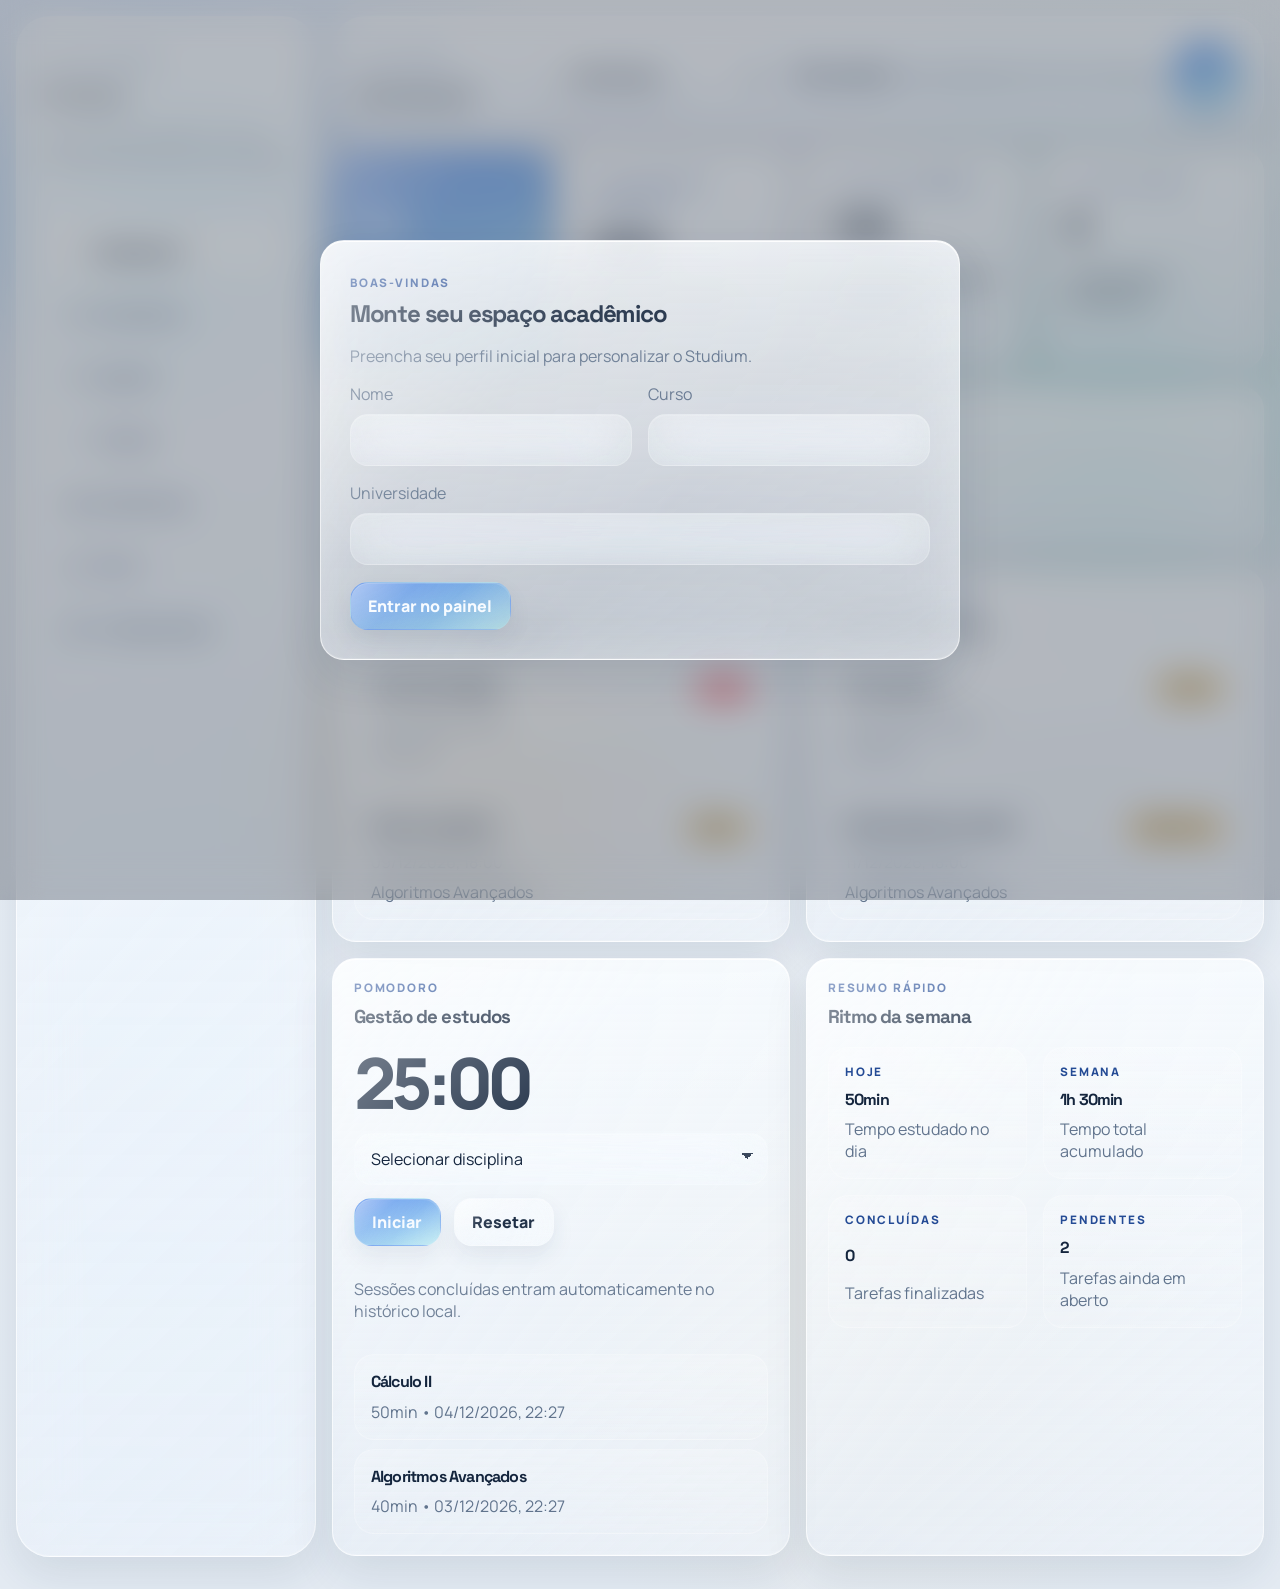
<file: index.html>
<!DOCTYPE html>
<html lang="pt-BR">
<head>
  <meta charset="UTF-8">
  <meta name="viewport" content="width=device-width, initial-scale=1.0">
  <title>Studium | Gestão Estudantil</title>
  <meta name="theme-color" content="#0f172a">
  <meta name="description" content="Studium, painel acadêmico instalável para organização de disciplinas, tarefas e estudos.">
  <meta name="apple-mobile-web-app-capable" content="yes">
  <meta name="apple-mobile-web-app-status-bar-style" content="default">
  <meta name="apple-mobile-web-app-title" content="Studium">
  <link rel="manifest" href="manifest.webmanifest">
  <link rel="icon" href="icons/icon.svg" type="image/svg+xml">
  <link rel="apple-touch-icon" href="icons/icon.svg">
  <link rel="preconnect" href="https://fonts.googleapis.com">
  <link rel="preconnect" href="https://fonts.gstatic.com" crossorigin>
  <link href="https://fonts.googleapis.com/css2?family=Space+Grotesk:wght@400;500;700&family=Manrope:wght@400;500;600;700;800&display=swap" rel="stylesheet">
  <link rel="stylesheet" href="styles.css">
</head>
<body>
  <div class="app-bg" aria-hidden="true">
    <span class="glass-orb orb-a"></span>
    <span class="glass-orb orb-b"></span>
    <span class="glass-orb orb-c"></span>
  </div>

  <main class="experience">
    <section class="dashboard-shell">
      <aside class="glass-panel sidebar">
        <div class="brand-block">
          <p class="eyebrow">Painel pessoal</p>
          <h2>Studium</h2>
          <p class="supporting">Organização acadêmica, foco e acompanhamento em um só lugar.</p>
        </div>

        <nav class="nav-stack" aria-label="Seções do sistema">
          <button class="nav-item is-active" data-screen="dashboard" type="button"><span class="nav-icon" aria-hidden="true">⌂</span><span class="nav-label">Dashboard</span></button>
          <button class="nav-item" data-screen="subjects" type="button"><span class="nav-icon" aria-hidden="true">◫</span><span class="nav-label">Disciplinas</span></button>
          <button class="nav-item nav-item-hub" data-screen="agenda" type="button"><span class="nav-icon" aria-hidden="true">◷</span><span class="nav-label nav-label-desktop">Agenda</span><span class="nav-label nav-label-mobile">Planos</span></button>
          <button class="nav-item nav-item-tasks" data-screen="tasks" type="button"><span class="nav-icon" aria-hidden="true">✓</span><span class="nav-label">Tarefas</span></button>
          <button class="nav-item nav-item-stats" data-screen="stats" type="button"><span class="nav-icon" aria-hidden="true">▤</span><span class="nav-label">Estatísticas</span></button>
          <button class="nav-item" data-screen="profile" type="button"><span class="nav-icon" aria-hidden="true">◎</span><span class="nav-label">Perfil</span></button>
          <button class="nav-item" data-screen="settings" type="button"><span class="nav-icon" aria-hidden="true">◉</span><span class="nav-label">Configurações</span></button>
        </nav>
      </aside>

      <div class="main-panel">
        <header class="glass-panel topbar">
          <div>
            <p class="eyebrow" id="topbar-kicker">Visão geral</p>
            <h1 id="screen-title">Dashboard</h1>
          </div>

          <div class="topbar-profile">
            <button id="install-app-button" class="glass-button secondary-button install-app-button" type="button" hidden>Instalar app</button>
            <div class="theme-toggle" id="theme-toggle" aria-label="Alternar tema">
              <button class="theme-option" data-theme-choice="light" type="button" aria-label="Modo claro">☼</button>
              <button class="theme-option" data-theme-choice="dark" type="button" aria-label="Modo escuro">◐</button>
            </div>
            <div class="topbar-copy">
              <strong id="welcome-label">Olá, estudante</strong>
              <span id="topbar-subtitle">Seu semestre em ritmo constante.</span>
            </div>
            <div class="avatar-badge" id="topbar-avatar" aria-hidden="true">S</div>
          </div>
        </header>

        <section class="screen is-active" id="screen-dashboard">
          <div class="page-grid">
            <section class="hero-grid" id="dashboard-metrics"></section>
            <section class="glass-card section-card">
              <div class="section-head"><div><span class="mini-label">Alertas internos</span><h3>O que precisa de atenção</h3></div></div>
              <div class="alert-stack" id="alert-list"></div>
            </section>
            <section class="dashboard-columns">
              <article class="glass-card section-card">
                <div class="section-head"><div><span class="mini-label">Próximas tarefas</span><h3>Entregas mais urgentes</h3></div></div>
                <div id="dashboard-task-list" class="stack-list"></div>
              </article>
              <article class="glass-card section-card">
                <div class="section-head"><div><span class="mini-label">Próximos eventos</span><h3>Agenda acadêmica</h3></div></div>
                <div id="dashboard-event-list" class="stack-list"></div>
              </article>
            </section>
            <section class="dashboard-columns">
              <article class="glass-card section-card">
                <div class="section-head"><div><span class="mini-label">Pomodoro</span><h3>Gestão de estudos</h3></div></div>
                <div class="timer-panel">
                  <div class="timer-value" id="study-timer">25:00</div>
                  <div class="timer-actions">
                    <select id="study-subject-select" class="glass-input"></select>
                    <button id="timer-toggle" class="glass-button primary-button" type="button">Iniciar</button>
                    <button id="timer-reset" class="glass-button secondary-button" type="button">Resetar</button>
                  </div>
                  <p class="supporting">Sessões concluídas entram automaticamente no histórico local.</p>
                  <div id="study-history-preview" class="stack-list compact-list"></div>
                </div>
              </article>
              <article class="glass-card section-card">
                <div class="section-head"><div><span class="mini-label">Resumo rápido</span><h3>Ritmo da semana</h3></div></div>
                <div class="summary-grid" id="weekly-summary"></div>
              </article>
            </section>
          </div>
        </section>

        <section class="screen" id="screen-subjects">
          <div class="page-grid">
            <section class="glass-card section-card">
              <div class="section-head"><div><span class="mini-label">Nova disciplina</span><h3>Cadastro acadêmico</h3></div></div>
              <form id="subject-form" class="form-grid">
                <input type="hidden" id="subject-id">
                <label><span>Nome</span><input id="subject-name" class="glass-input" type="text" required></label>
                <label><span>Professor</span><input id="subject-professor" class="glass-input" type="text" required></label>
                <label><span>Cor</span><input id="subject-color" class="glass-input color-input" type="color" value="#4b86f5"></label>
                <label><span>Frequência (%)</span><input id="subject-attendance" class="glass-input" type="number" min="0" max="100" step="1" placeholder="Opcional"></label>
                <label class="field-span-2"><span>Anotações</span><textarea id="subject-notes" class="glass-input" rows="4" placeholder="Resumo de aulas, links úteis, observações..."></textarea></label>
                <div class="field-span-2 form-actions">
                  <button class="glass-button primary-button" type="submit">Salvar disciplina</button>
                  <button class="glass-button secondary-button" id="subject-form-reset" type="button">Limpar</button>
                </div>
              </form>
            </section>
            <section class="content-split">
              <article class="glass-card section-card">
                <div class="section-head"><div><span class="mini-label">Disciplinas</span><h3>Seu semestre</h3></div></div>
                <div id="subject-list" class="subject-grid"></div>
              </article>
              <article class="glass-card section-card detail-card">
                <div class="section-head"><div><span class="mini-label">Detalhes</span><h3 id="subject-detail-title">Selecione uma disciplina</h3></div></div>
                <div id="subject-detail" class="detail-content empty-state">Escolha uma disciplina para ver notas, frequência, links e anotações.</div>
              </article>
            </section>
          </div>
        </section>

        <section class="screen" id="screen-agenda">
          <div class="page-grid">
            <div class="mobile-section-switch" aria-label="Alternar entre agenda, tarefas e estatísticas">
              <button class="mobile-section-button is-active" data-mobile-hub-screen="agenda" type="button">Agenda</button>
              <button class="mobile-section-button" data-mobile-hub-screen="tasks" type="button">Tarefas</button>
              <button class="mobile-section-button" data-mobile-hub-screen="stats" type="button">Stats</button>
            </div>
            <section class="glass-card section-card">
              <div class="section-head">
                <div><span class="mini-label">Novo evento</span><h3>Agenda acadêmica</h3></div>
                <div class="calendar-nav">
                  <button id="calendar-prev" class="glass-button icon-button" type="button">←</button>
                  <strong id="calendar-title"></strong>
                  <button id="calendar-next" class="glass-button icon-button" type="button">→</button>
                </div>
              </div>
              <form id="event-form" class="form-grid">
                <input type="hidden" id="event-id">
                <label><span>Título</span><input id="event-title" class="glass-input" type="text" required></label>
                <label><span>Tipo</span><select id="event-type" class="glass-input"><option value="Prova">Prova</option><option value="Trabalho">Trabalho</option><option value="Aula">Aula</option><option value="Estudo">Estudo</option></select></label>
                <label><span>Data e hora</span><input id="event-date" class="glass-input" type="datetime-local" required></label>
                <label><span>Disciplina</span><select id="event-subject" class="glass-input"></select></label>
                <div class="field-span-2 form-actions">
                  <button class="glass-button primary-button" type="submit">Salvar evento</button>
                  <button class="glass-button secondary-button" id="event-form-reset" type="button">Limpar</button>
                </div>
              </form>
            </section>
            <section class="content-split">
              <article class="glass-card section-card">
                <div class="calendar-grid calendar-weekdays" id="calendar-weekdays"></div>
                <div class="calendar-grid calendar-days" id="calendar-grid"></div>
              </article>
              <article class="glass-card section-card">
                <div class="section-head"><div><span class="mini-label">Eventos próximos</span><h3>Próximos compromissos</h3></div></div>
                <div id="event-list" class="stack-list"></div>
              </article>
            </section>
          </div>
        </section>

        <section class="screen" id="screen-tasks">
          <div class="page-grid">
            <div class="mobile-section-switch" aria-label="Alternar entre agenda, tarefas e estatísticas">
              <button class="mobile-section-button" data-mobile-hub-screen="agenda" type="button">Agenda</button>
              <button class="mobile-section-button is-active" data-mobile-hub-screen="tasks" type="button">Tarefas</button>
              <button class="mobile-section-button" data-mobile-hub-screen="stats" type="button">Stats</button>
            </div>
            <section class="glass-card section-card">
              <div class="section-head"><div><span class="mini-label">Nova tarefa</span><h3>To-do acadêmico</h3></div></div>
              <form id="task-form" class="form-grid">
                <input type="hidden" id="task-id">
                <label><span>Título</span><input id="task-title" class="glass-input" type="text" required></label>
                <label><span>Entrega</span><input id="task-due-date" class="glass-input" type="datetime-local" required></label>
                <label><span>Prioridade</span><select id="task-priority" class="glass-input"><option value="high">Alta</option><option value="medium">Média</option><option value="low">Baixa</option></select></label>
                <label><span>Disciplina</span><select id="task-subject" class="glass-input"></select></label>
                <label><span>Status</span><select id="task-status" class="glass-input"><option value="pending">Pendente</option><option value="done">Concluída</option></select></label>
                <label class="field-span-2"><span>Descrição</span><textarea id="task-description" class="glass-input" rows="4"></textarea></label>
                <div class="field-span-2 form-actions">
                  <button class="glass-button primary-button" type="submit">Salvar tarefa</button>
                  <button class="glass-button secondary-button" id="task-form-reset" type="button">Limpar</button>
                </div>
              </form>
            </section>
            <section class="glass-card section-card">
              <div class="section-head"><div><span class="mini-label">Filtro</span><h3>Organização das entregas</h3></div></div>
              <div class="toolbar">
                <select id="task-filter-status" class="glass-input toolbar-control"></select>
                <select id="task-filter-subject" class="glass-input toolbar-control"></select>
                <select id="task-sort" class="glass-input toolbar-control"><option value="due-asc">Prazo mais próximo</option><option value="due-desc">Prazo mais distante</option><option value="priority">Maior prioridade</option></select>
              </div>
              <div id="task-list" class="stack-list"></div>
            </section>
          </div>
        </section>

        <section class="screen" id="screen-stats">
          <div class="page-grid">
            <div class="mobile-section-switch" aria-label="Alternar entre agenda, tarefas e estatísticas">
              <button class="mobile-section-button" data-mobile-hub-screen="agenda" type="button">Agenda</button>
              <button class="mobile-section-button" data-mobile-hub-screen="tasks" type="button">Tarefas</button>
              <button class="mobile-section-button is-active" data-mobile-hub-screen="stats" type="button">Stats</button>
            </div>
            <section class="hero-grid" id="stats-metrics"></section>
            <section class="dashboard-columns">
              <article class="glass-card section-card">
                <div class="section-head"><div><span class="mini-label">Tempo por disciplina</span><h3>Foco semanal</h3></div></div>
                <div id="study-chart" class="chart-list"></div>
              </article>
              <article class="glass-card section-card">
                <div class="section-head"><div><span class="mini-label">Média por disciplina</span><h3>Desempenho acadêmico</h3></div></div>
                <div id="grade-chart" class="chart-list"></div>
              </article>
            </section>
            <section class="dashboard-columns">
              <article class="glass-card section-card">
                <div class="section-head"><div><span class="mini-label">Produtividade</span><h3>Tarefas concluídas vs pendentes</h3></div></div>
                <div id="task-chart" class="task-chart"></div>
              </article>
              <article class="glass-card section-card">
                <div class="section-head"><div><span class="mini-label">Histórico</span><h3>Sessões registradas</h3></div></div>
                <div id="study-session-list" class="stack-list compact-list"></div>
              </article>
            </section>
          </div>
        </section>

        <section class="screen" id="screen-profile">
          <div class="page-grid">
            <section class="content-split profile-layout">
              <article class="glass-card section-card">
                <div class="section-head"><div><span class="mini-label">Perfil acadêmico</span><h3>Dados do estudante</h3></div></div>
                <form id="profile-form" class="form-grid">
                  <label><span>Nome</span><input id="profile-name" class="glass-input" type="text" required></label>
                  <label><span>Curso</span><input id="profile-course" class="glass-input" type="text" required></label>
                  <label class="field-span-2"><span>Universidade</span><input id="profile-university" class="glass-input" type="text" required></label>
                  <label class="field-span-2"><span>Foto</span><input id="profile-photo" class="glass-input" type="file" accept="image/*"></label>
                  <div class="field-span-2 form-actions profile-actions">
                    <button class="glass-button primary-button" type="submit">Salvar perfil</button>
                    <button id="share-profile" class="glass-button secondary-button" type="button">Compartilhar perfil</button>
                  </div>
                </form>
              </article>

              <article class="glass-card section-card">
                <div class="section-head"><div><span class="mini-label">Preview</span><h3>Cartão do perfil</h3></div></div>
                <div id="profile-preview" class="profile-preview-card"></div>
              </article>
            </section>

            <section class="glass-card section-card">
              <div class="section-head"><div><span class="mini-label">Matrículas</span><h3>Matérias cursadas</h3></div></div>
              <div id="profile-subjects" class="subject-tags"></div>
            </section>
          </div>
        </section>

        <section class="screen" id="screen-settings">
          <div class="page-grid">
            <section class="glass-card section-card">
              <div class="section-head"><div><span class="mini-label">Preferências</span><h3>Configurações gerais</h3></div></div>
              <div class="settings-grid">
                <article class="glass-tile">
                  <span class="mini-label">Tema</span>
                  <h4>Modo escuro</h4>
                  <p class="supporting">Ative ou desative o tema escuro com persistência local.</p>
                  <button id="settings-theme-toggle" class="glass-button secondary-button" type="button">Alternar tema</button>
                </article>
                <article class="glass-tile">
                  <span class="mini-label">Semestre</span>
                  <h4>Período letivo</h4>
                  <form id="semester-form" class="form-grid compact-form">
                    <label><span>Início</span><input id="semester-start" class="glass-input" type="date"></label>
                    <label><span>Fim</span><input id="semester-end" class="glass-input" type="date"></label>
                    <div class="field-span-2"><button class="glass-button primary-button" type="submit">Salvar semestre</button></div>
                  </form>
                </article>
                <article class="glass-tile">
                  <span class="mini-label">Backup</span>
                  <h4>Exportar ou importar</h4>
                  <p class="supporting">Gere um JSON com todos os dados ou importe um backup anterior.</p>
                  <div class="form-actions">
                    <button id="export-data" class="glass-button primary-button" type="button">Exportar JSON</button>
                    <label class="glass-button secondary-button file-button">Importar JSON<input id="import-data" type="file" accept="application/json"></label>
                  </div>
                </article>
                <article class="glass-tile danger-tile">
                  <span class="mini-label">Reset</span>
                  <h4>Limpar todos os dados</h4>
                  <p class="supporting">Remove disciplinas, tarefas, eventos e histórico do navegador.</p>
                  <button id="reset-data" class="glass-button danger-button" type="button">Apagar tudo</button>
                </article>
              </div>
            </section>
          </div>
        </section>
      </div>
    </section>
  </main>

  <div id="onboarding-modal" class="onboarding-modal" hidden>
    <div class="glass-card onboarding-card">
      <span class="mini-label">Boas-vindas</span>
      <h2>Monte seu espaço acadêmico</h2>
      <p class="supporting">Preencha seu perfil inicial para personalizar o Studium.</p>
      <form id="onboarding-form" class="form-grid">
        <label><span>Nome</span><input id="onboarding-name" class="glass-input" type="text" required></label>
        <label><span>Curso</span><input id="onboarding-course" class="glass-input" type="text" required></label>
        <label class="field-span-2"><span>Universidade</span><input id="onboarding-university" class="glass-input" type="text" required></label>
        <div class="field-span-2 form-actions">
          <button class="glass-button primary-button" type="submit">Entrar no painel</button>
        </div>
      </form>
    </div>
  </div>

  <script src="app.js"></script>
</body>
</html>
</file>
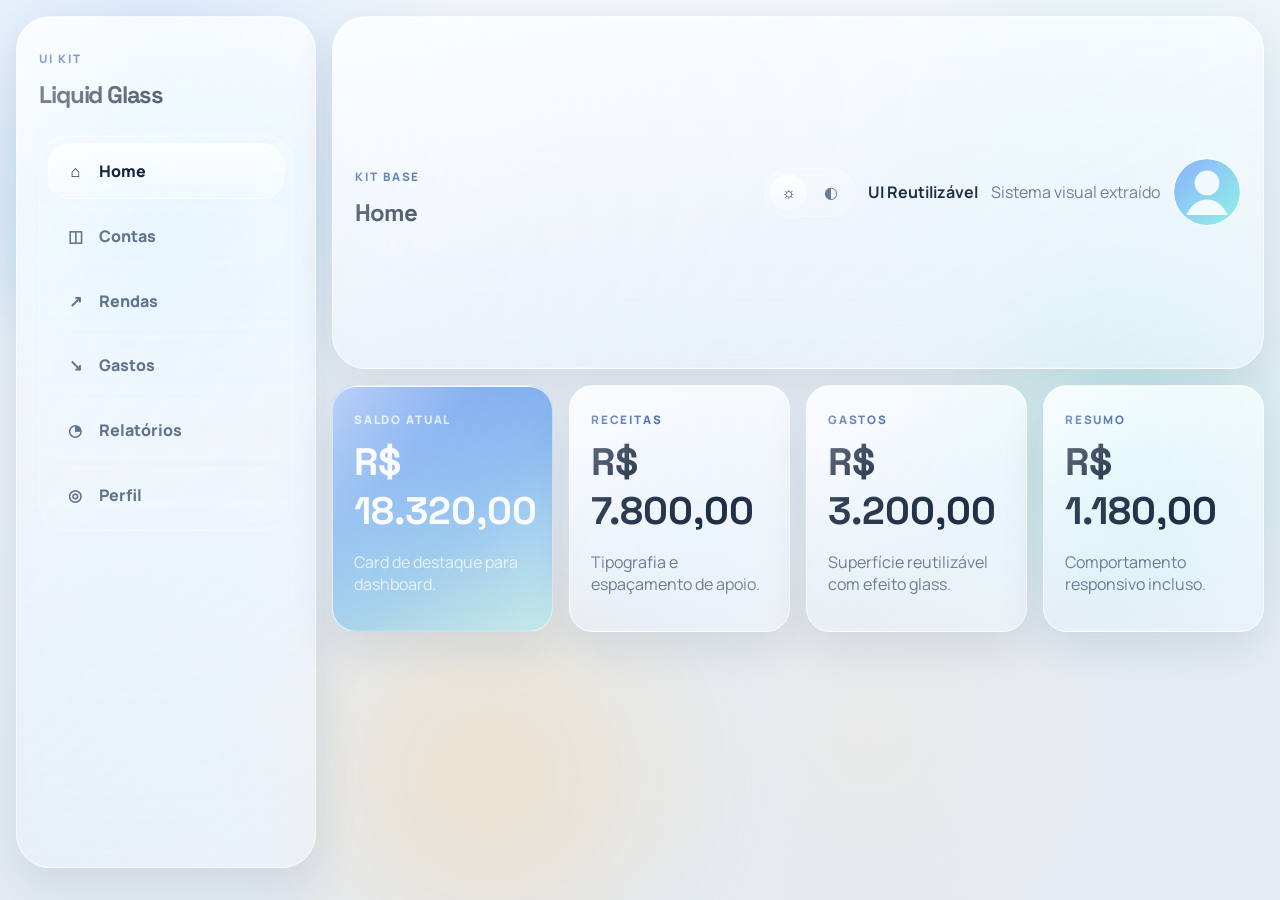
<file: demo.html>
<!DOCTYPE html>
<html lang="pt-BR">
<head>
  <meta charset="UTF-8">
  <meta name="viewport" content="width=device-width, initial-scale=1.0">
  <title>UI Kit Liquid Glass</title>
  <link rel="preconnect" href="https://fonts.googleapis.com">
  <link rel="preconnect" href="https://fonts.gstatic.com" crossorigin>
  <link href="https://fonts.googleapis.com/css2?family=Space+Grotesk:wght@400;500;700&family=Manrope:wght@400;500;600;700;800&display=swap" rel="stylesheet">
  <link rel="stylesheet" href="ui-kit.css">
</head>
<body>
  <div class="app-bg">
    <span class="glass-orb orb-a"></span>
    <span class="glass-orb orb-b"></span>
    <span class="glass-orb orb-c"></span>
  </div>

  <main class="experience">
    <section class="dashboard" id="dashboard">
      <aside class="glass-panel sidebar">
        <div class="brand-block">
          <p class="eyebrow">UI Kit</p>
          <h2>Liquid Glass</h2>
        </div>

        <nav class="nav-stack">
          <button class="nav-item is-active" data-screen="home" type="button">
            <span class="nav-icon" aria-hidden="true">⌂</span>
            <span class="nav-label">Home</span>
          </button>
          <button class="nav-item nav-item-finance" data-screen="accounts" type="button">
            <span class="nav-icon" aria-hidden="true">◫</span>
            <span class="nav-label nav-label-desktop">Contas</span>
            <span class="nav-label nav-label-mobile">Finanças</span>
          </button>
          <button class="nav-item nav-item-income" data-screen="income" type="button">
            <span class="nav-icon" aria-hidden="true">↗</span>
            <span class="nav-label">Rendas</span>
          </button>
          <button class="nav-item" data-screen="expenses" type="button">
            <span class="nav-icon" aria-hidden="true">↘</span>
            <span class="nav-label">Gastos</span>
          </button>
          <button class="nav-item" data-screen="reports" type="button">
            <span class="nav-icon" aria-hidden="true">◔</span>
            <span class="nav-label">Relatórios</span>
          </button>
          <button class="nav-item" data-screen="profile" type="button">
            <span class="nav-icon" aria-hidden="true">◎</span>
            <span class="nav-label">Perfil</span>
          </button>
        </nav>
      </aside>

      <div class="main-panel">
        <header class="glass-panel topbar">
          <div>
            <p class="eyebrow">Kit base</p>
            <h1 id="screen-title">Home</h1>
          </div>

          <div class="topbar-profile">
            <div class="theme-toggle" id="theme-toggle" aria-label="Alternar tema">
              <button class="theme-option" data-theme-choice="light" type="button" aria-label="Modo claro">☼</button>
              <button class="theme-option" data-theme-choice="dark" type="button" aria-label="Modo escuro">◐</button>
            </div>
            <div class="topbar-copy">
              <strong>UI Reutilizável</strong>
              <span>Sistema visual extraído</span>
            </div>
            <img alt="Avatar" src="data:image/svg+xml;utf8,%3Csvg xmlns='http://www.w3.org/2000/svg' viewBox='0 0 160 160'%3E%3Cdefs%3E%3ClinearGradient id='g' x1='0' y1='0' x2='1' y2='1'%3E%3Cstop stop-color='%237EA8FF'/%3E%3Cstop offset='1' stop-color='%2380F0E2'/%3E%3C/linearGradient%3E%3C/defs%3E%3Crect width='160' height='160' rx='80' fill='url(%23g)'/%3E%3Ccircle cx='80' cy='58' r='30' fill='rgba(255,255,255,0.88)'/%3E%3Cpath d='M30 136c10-25 29-38 50-38s40 13 50 38' fill='rgba(255,255,255,0.88)'/%3E%3C/svg%3E">
          </div>
        </header>

        <section class="screen is-active" id="screen-home">
          <div class="hero-grid">
            <article class="glass-card metric-card accent-card">
              <span class="mini-label">Saldo atual</span>
              <strong>R$ 18.320,00</strong>
              <p>Card de destaque para dashboard.</p>
            </article>
            <article class="glass-card metric-card">
              <span class="mini-label">Receitas</span>
              <strong>R$ 7.800,00</strong>
              <p>Tipografia e espaçamento de apoio.</p>
            </article>
            <article class="glass-card metric-card">
              <span class="mini-label">Gastos</span>
              <strong>R$ 3.200,00</strong>
              <p>Superfície reutilizável com efeito glass.</p>
            </article>
            <article class="glass-card metric-card">
              <span class="mini-label">Resumo</span>
              <strong>R$ 1.180,00</strong>
              <p>Comportamento responsivo incluso.</p>
            </article>
          </div>
        </section>

        <section class="screen" id="screen-accounts">
          <div class="mobile-finance-switch" aria-label="Alternar entre contas e rendas">
            <button class="finance-switch-button is-active" data-finance-screen="accounts" type="button">Contas</button>
            <button class="finance-switch-button" data-finance-screen="income" type="button">Rendas</button>
          </div>
          <article class="glass-card panel-card">
            <div class="panel-head">
              <div>
                <span class="mini-label">Contas</span>
                <h3>Tela de Contas</h3>
              </div>
            </div>
            <p class="supporting">Use este slot para o conteúdo da tela de contas.</p>
          </article>
        </section>

        <section class="screen" id="screen-income">
          <div class="mobile-finance-switch" aria-label="Alternar entre contas e rendas">
            <button class="finance-switch-button" data-finance-screen="accounts" type="button">Contas</button>
            <button class="finance-switch-button is-active" data-finance-screen="income" type="button">Rendas</button>
          </div>
          <article class="glass-card panel-card">
            <div class="panel-head">
              <div>
                <span class="mini-label">Rendas</span>
                <h3>Tela de Rendas</h3>
              </div>
            </div>
            <p class="supporting">Use este slot para o conteúdo da tela de rendas.</p>
          </article>
        </section>

        <section class="screen" id="screen-expenses">
          <article class="glass-card panel-card">
            <div class="panel-head">
              <div>
                <span class="mini-label">Gastos</span>
                <h3>Tela de Gastos</h3>
              </div>
            </div>
            <p class="supporting">Layout base para formulários e listas de gastos.</p>
          </article>
        </section>

        <section class="screen" id="screen-reports">
          <article class="glass-card panel-card">
            <div class="panel-head">
              <div>
                <span class="mini-label">Relatórios</span>
                <h3>Tela de Relatórios</h3>
              </div>
            </div>
            <p class="supporting">Estrutura para gráficos e análises.</p>
          </article>
        </section>

        <section class="screen" id="screen-profile">
          <article class="glass-card panel-card">
            <div class="panel-head">
              <div>
                <span class="mini-label">Perfil</span>
                <h3>Tela de Perfil</h3>
              </div>
            </div>
            <p class="supporting">O seletor de tema aparece apenas em Home e Perfil.</p>
          </article>
        </section>
      </div>
    </section>
  </main>

  <script src="ui-kit.js"></script>
</body>
</html>
</file>
<file: styles.css>
:root {
  --text: #14253d;
  --muted: #61748d;
  --brand: #4b86f5;
  --brand-strong: #244b95;
  --accent: #8ee7d8;
  --gold: #f0c97d;
  --danger: #f26f7c;
  --success: #41bb8b;
  --surface-soft: rgba(255, 255, 255, 0.3);
  --border: rgba(255, 255, 255, 0.64);
  --border-strong: rgba(255, 255, 255, 0.88);
  --edge-shadow: inset 0 1px 0 rgba(255, 255, 255, 0.94), inset 0 -1px 0 rgba(255, 255, 255, 0.14);
  --shadow: 0 18px 44px rgba(23, 45, 78, 0.1);
  --radius-xl: 34px;
  --radius-lg: 24px;
  --radius-md: 20px;
  --radius-sm: 14px;
  --blur: blur(28px) saturate(180%);
  --space-1: 0.35rem;
  --space-2: 0.55rem;
  --space-3: 0.8rem;
  --space-4: 1rem;
  --space-5: 1.25rem;
  --space-6: 1.5rem;
  --glow: rgba(75, 134, 245, 0.28);
  --glow-strong: rgba(142, 231, 216, 0.34);
  --field-bg: rgba(255, 255, 255, 0.22);
  --field-text: #14253d;
  --menu-bg: #f6f9fd;
  --panel-sheen: linear-gradient(135deg, rgba(255,255,255,0.6), rgba(255,255,255,0.14) 32%, rgba(255,255,255,0.04) 58%, rgba(255,255,255,0.2));
  --panel-fill: linear-gradient(180deg, rgba(248,252,255,0.84), rgba(233,240,248,0.56));
}

body[data-theme="dark"] {
  --text: #edf5ff;
  --muted: #8fa3bb;
  --brand: #7ab4ff;
  --brand-strong: #93b8ea;
  --accent: #7ce8db;
  --gold: #ffd38d;
  --danger: #ff8692;
  --success: #5fdaa8;
  --surface-soft: rgba(255, 255, 255, 0.06);
  --glow: rgba(122, 180, 255, 0.28);
  --glow-strong: rgba(124, 232, 219, 0.24);
  --field-bg: rgba(255, 255, 255, 0.08);
  --field-text: #edf5ff;
  --menu-bg: #152233;
  --border: rgba(255, 255, 255, 0.16);
  --border-strong: rgba(255, 255, 255, 0.28);
  --edge-shadow: inset 0 1px 0 rgba(255, 255, 255, 0.16), inset 0 -1px 0 rgba(255, 255, 255, 0.04);
  --shadow: 0 24px 60px rgba(3, 9, 20, 0.44);
  --panel-fill: linear-gradient(180deg, rgba(32, 50, 77, 0.56), rgba(10, 18, 31, 0.18));
  --panel-sheen: linear-gradient(135deg, rgba(255,255,255,0.18), rgba(255,255,255,0.04) 28%, rgba(255,255,255,0.02) 58%, rgba(255,255,255,0.14));
}

* { box-sizing: border-box; }
html { scroll-behavior: smooth; }
body {
  margin: 0;
  min-height: 100vh;
  font-family: "Manrope", sans-serif;
  color: var(--text);
  background:
    radial-gradient(circle at 12% 8%, rgba(145, 193, 255, 0.24), transparent 22%),
    radial-gradient(circle at 88% 18%, rgba(157, 236, 223, 0.18), transparent 20%),
    radial-gradient(circle at 68% 82%, rgba(255, 216, 150, 0.12), transparent 24%),
    linear-gradient(180deg, #f1f5fa 0%, #e8eef5 46%, #e4ebf3 100%);
}

body[data-theme="dark"] {
  background:
    radial-gradient(circle at top left, rgba(48, 98, 186, 0.44), transparent 28%),
    radial-gradient(circle at 82% 18%, rgba(52, 148, 143, 0.28), transparent 26%),
    radial-gradient(circle at 70% 78%, rgba(168, 121, 38, 0.24), transparent 28%),
    linear-gradient(180deg, #08111d 0%, #0e1828 50%, #0b1320 100%);
}

button, input, select, textarea { font: inherit; line-height: 1.25; transition: transform 180ms ease, box-shadow 220ms ease, border-color 220ms ease, background-color 220ms ease, color 220ms ease, opacity 220ms ease; }
button { cursor: pointer; }
img { display: block; max-width: 100%; }
h1, h2, h3, h4, strong { font-family: "Space Grotesk", sans-serif; letter-spacing: -0.05em; }

.app-bg { position: fixed; inset: 0; overflow: hidden; pointer-events: none; }
.glass-orb { position: absolute; border-radius: 50%; filter: blur(18px); opacity: 0.82; mix-blend-mode: screen; animation: floatOrb 16s cubic-bezier(0.37, 0, 0.2, 1) infinite; }
.orb-a { top: 1%; left: -4%; width: 420px; height: 420px; background: radial-gradient(circle, rgba(107, 189, 255, 0.56), transparent 68%); }
.orb-b { top: 24%; right: -6%; width: 460px; height: 460px; background: radial-gradient(circle, rgba(109, 229, 214, 0.4), transparent 66%); animation-duration: 20s; }
.orb-c { bottom: -15%; left: 18%; width: 520px; height: 520px; background: radial-gradient(circle, rgba(255, 197, 108, 0.34), transparent 70%); animation-duration: 24s; }

.experience { position: relative; z-index: 1; width: min(calc(100% - 2rem), 1480px); margin: 0 auto; padding: var(--space-4) 0 2rem; }
.dashboard-shell { min-height: calc(100vh - 3rem); display: grid; grid-template-columns: 300px minmax(0, 1fr); gap: var(--space-4); }
.main-panel, .page-grid { display: grid; gap: var(--space-4); }
.dashboard-columns, .content-split { display: grid; grid-template-columns: repeat(2, minmax(0, 1fr)); gap: var(--space-4); }

.glass-panel,
.glass-card,
.glass-tile,
.glass-input,
.glass-button {
  position: relative;
  overflow: hidden;
  isolation: isolate;
  background: var(--panel-fill);
  border: 1px solid var(--border);
  box-shadow: var(--edge-shadow), var(--shadow);
  backdrop-filter: var(--blur);
  -webkit-backdrop-filter: var(--blur);
}

.glass-card,
.glass-tile,
.list-card,
.alert-card,
.subject-card,
.detail-section,
.chart-row,
.summary-item,
.task-split,
.calendar-day,
.nav-item,
.topbar,
.sidebar {
  transition: transform 220ms ease, box-shadow 280ms ease, border-color 240ms ease, background 280ms ease, filter 280ms ease;
}

.glass-panel::before,
.glass-card::before,
.glass-tile::before,
.glass-button::before {
  content: "";
  position: absolute;
  inset: 0;
  background: var(--panel-sheen);
  opacity: 0.92;
  pointer-events: none;
}

.glass-card::after,
.glass-tile::after,
.glass-button::after,
.nav-item::after,
.subject-card::after,
.calendar-day::after {
  content: "";
  position: absolute;
  inset: -40% auto auto -20%;
  width: 52%;
  height: 180%;
  background: linear-gradient(115deg, transparent 0%, rgba(255,255,255,0.06) 32%, rgba(255,255,255,0.5) 48%, rgba(255,255,255,0.08) 60%, transparent 100%);
  transform: translateX(-180%) rotate(14deg);
  opacity: 0;
  pointer-events: none;
}

.glass-panel, .glass-card, .glass-tile { border-radius: var(--radius-lg); }
.glass-input, .glass-button { border-radius: 18px; }

.sidebar, .topbar { border-radius: var(--radius-xl); padding: 1.4rem; }
.sidebar { display: flex; flex-direction: column; gap: var(--space-4); }
.brand-block { padding-bottom: 0.85rem; border-bottom: 1px solid rgba(255,255,255,0.25); }
.brand-block h2, .topbar h1, .section-head h3, .detail-heading h4, .settings-grid h4 { margin: 0.25rem 0 0; }

.eyebrow, .mini-label, .panel-badge, .pill {
  text-transform: uppercase;
  letter-spacing: 0.16em;
  font-size: 0.73rem;
  font-weight: 800;
  color: var(--brand-strong);
}

.supporting, .topbar-copy span, label span, .list-meta, .empty-state { color: var(--muted); }

.nav-stack {
  display: grid;
  gap: var(--space-2);
  padding: 0.45rem;
  border-radius: 28px;
  background: linear-gradient(180deg, rgba(255,255,255,0.16), rgba(255,255,255,0.04));
  border: 1px solid rgba(255,255,255,0.28);
  box-shadow: inset 0 1px 0 rgba(255,255,255,0.5);
}

.nav-item {
  position: relative;
  text-align: left;
  padding: 1rem 1.05rem;
  border-radius: 22px;
  border: 1px solid rgba(255,255,255,0.12);
  background: rgba(255,255,255,0.04);
  color: var(--muted);
  font-weight: 800;
}

.nav-item .nav-icon {
  display: inline-grid;
  place-items: center;
  width: 1.25rem;
  height: 1.25rem;
  margin-right: 0.65rem;
  font-size: 1rem;
  line-height: 1;
  flex: 0 0 1.25rem;
}
.nav-label-desktop { display: inline; }
.nav-label-mobile { display: none; }
.nav-item.is-active { color: var(--text); background: linear-gradient(180deg, rgba(255,255,255,0.76), rgba(255,255,255,0.28)); border-color: rgba(255,255,255,0.74); }
.nav-item:hover,
.nav-item:focus-visible {
  transform: translateY(-2px);
  box-shadow: inset 0 1px 0 rgba(255,255,255,0.65), 0 18px 34px var(--glow);
  border-color: rgba(255,255,255,0.52);
}
.nav-item:hover::after,
.nav-item:focus-visible::after { opacity: 1; animation: sheenSweep 900ms ease; }

.topbar {
  display: flex;
  justify-content: space-between;
  align-items: center;
  gap: 1rem;
}

.topbar-profile, .topbar-copy { display: flex; align-items: center; gap: var(--space-3); }
.topbar-profile { margin-left: auto; flex-wrap: wrap; justify-content: flex-end; }

.install-app-button {
  min-height: 42px;
  padding-inline: 1rem;
  white-space: nowrap;
}

.avatar-badge {
  display: grid;
  place-items: center;
  width: 68px;
  height: 68px;
  border-radius: 50%;
  font-size: 1.45rem;
  font-weight: 800;
  color: #f6fbff;
  background: linear-gradient(160deg, rgba(54,119,233,0.86), rgba(95,214,224,0.42));
  border: 1px solid rgba(255,255,255,0.48);
  box-shadow: 0 18px 34px rgba(50, 104, 190, 0.24);
}

.theme-toggle {
  display: inline-grid;
  grid-template-columns: repeat(2, minmax(0, 1fr));
  gap: 0.3rem;
  padding: 0.28rem;
  border-radius: 999px;
  background: linear-gradient(180deg, rgba(255,255,255,0.24), rgba(255,255,255,0.08));
  border: 1px solid rgba(255,255,255,0.3);
}

.theme-option {
  border: 0;
  width: 2.35rem;
  height: 2.35rem;
  border-radius: 999px;
  background: transparent;
  color: var(--muted);
  font-size: 1rem;
  line-height: 1;
  display: inline-grid;
  place-items: center;
}

.theme-option.is-active { color: var(--text); background: linear-gradient(180deg, rgba(255,255,255,0.78), rgba(255,255,255,0.26)); }
.screen { display: none; opacity: 0; transform: translateY(8px) scale(0.995); filter: blur(4px); }
.screen.is-active { display: block; animation: screenSwapIn 180ms cubic-bezier(0.2, 0.8, 0.2, 1) both; }
.screen.is-active > .page-grid > *,
.screen.is-active > .hero-grid > * {
  animation: riseIn 560ms cubic-bezier(0.22, 1, 0.36, 1) both;
}
.screen.is-active > .page-grid > *:nth-child(2),
.screen.is-active > .hero-grid > *:nth-child(2) { animation-delay: 70ms; }
.screen.is-active > .page-grid > *:nth-child(3),
.screen.is-active > .hero-grid > *:nth-child(3) { animation-delay: 140ms; }
.screen.is-active > .page-grid > *:nth-child(4),
.screen.is-active > .hero-grid > *:nth-child(4) { animation-delay: 210ms; }

.hero-grid { display: grid; grid-template-columns: repeat(4, minmax(0, 1fr)); gap: var(--space-4); }
.section-card, .metric-card, .glass-tile { padding: 1.3rem; }

.metric-card strong {
  display: block;
  margin: 0.5rem 0;
  font-size: clamp(1.6rem, 3vw, 2.5rem);
}

.accent-card {
  color: #f9fbff;
  background: linear-gradient(160deg, rgba(54,119,233,0.72), rgba(95,214,224,0.34)), linear-gradient(180deg, rgba(255,255,255,0.2), rgba(255,255,255,0.08));
}

.accent-card .mini-label, .accent-card p { color: rgba(249,251,255,0.8); }
.section-head { display: flex; justify-content: space-between; align-items: flex-start; gap: var(--space-4); margin-bottom: 1.15rem; }
.section-head > div:first-child { display: grid; gap: var(--space-1); }
.summary-grid, .settings-grid { display: grid; gap: var(--space-4); }
.summary-grid, .settings-grid, .subject-grid { grid-template-columns: repeat(2, minmax(0, 1fr)); }
.stack-list, .alert-stack, .chart-list, .subject-grid { display: grid; gap: var(--space-4); }
.compact-list { gap: var(--space-2); }

.list-card,
.alert-card,
.subject-card,
.detail-section,
.chart-row,
.summary-item,
.task-split,
.calendar-day {
  position: relative;
  padding: 1rem;
  border-radius: 20px;
  background: linear-gradient(180deg, rgba(255,255,255,0.18), rgba(255,255,255,0.06));
  border: 1px solid rgba(255,255,255,0.22);
}

.list-card, .subject-card, .chart-row, .summary-item, .detail-section, .task-split { display: grid; gap: var(--space-2); }
.list-head, .subject-head, .chart-head, .detail-heading, .task-row-head { display: flex; justify-content: space-between; align-items: flex-start; gap: var(--space-3); }
.badge-row, .task-actions, .form-actions, .toolbar, .timer-actions, .calendar-nav { display: flex; flex-wrap: wrap; gap: var(--space-3); align-items: center; }

.glass-card:hover,
.glass-tile:hover,
.list-card:hover,
.alert-card:hover,
.chart-row:hover,
.summary-item:hover,
.task-split:hover,
.calendar-day:hover {
  transform: translateY(-3px);
  border-color: rgba(255,255,255,0.44);
  box-shadow: var(--edge-shadow), 0 24px 44px rgba(23, 45, 78, 0.14), 0 0 0 1px rgba(255,255,255,0.08), 0 0 32px var(--glow);
}

.primary-button:hover::after,
.nav-item:hover::after,
#dashboard-metrics .glass-card:hover::after {
  opacity: 1;
  animation: sheenSweep 900ms ease;
}

.pill {
  display: inline-flex;
  align-items: center;
  gap: 0.3rem;
  padding: 0.32rem 0.6rem;
  border-radius: 999px;
  background: rgba(255,255,255,0.35);
  border: 1px solid rgba(255,255,255,0.28);
}

.pill.high { color: #fff; background: rgba(242, 111, 124, 0.78); }
.pill.medium { color: var(--text); background: rgba(240, 201, 125, 0.66); }
.pill.low { color: var(--text); background: rgba(142, 231, 216, 0.58); }
.pill.success { color: #fff; background: rgba(65, 187, 139, 0.8); }
.pill.warning { color: var(--text); background: rgba(240, 201, 125, 0.72); }
.pill.danger { color: #fff; background: rgba(242, 111, 124, 0.8); }

.alert-card { display: grid; gap: 0.35rem; border-left: 4px solid transparent; }
.alert-card.warning { border-left-color: var(--gold); }
.alert-card.danger { border-left-color: var(--danger); }
.alert-card.info { border-left-color: var(--brand); }

.timer-panel { display: grid; gap: var(--space-4); }
.timer-value { font-size: clamp(3rem, 8vw, 4.4rem); line-height: 1; font-weight: 800; letter-spacing: -0.08em; }

.glass-input {
  width: 100%;
  min-height: 52px;
  padding: 0.92rem 1rem;
  color: var(--field-text);
  background: linear-gradient(180deg, var(--field-bg), rgba(255,255,255,0.08));
  outline: none;
  border-color: rgba(255,255,255,0.18);
  box-shadow: inset 0 1px 0 rgba(255,255,255,0.14);
}

.glass-input::placeholder,
textarea.glass-input::placeholder { color: var(--muted); }
textarea.glass-input { resize: vertical; min-height: 110px; }

input.glass-input:focus,
select.glass-input:focus,
textarea.glass-input:focus {
  transform: translateY(-1px);
  border-color: rgba(122, 180, 255, 0.68);
  box-shadow: 0 0 0 1px rgba(255,255,255,0.12), 0 0 0 6px var(--glow), 0 16px 30px rgba(75, 134, 245, 0.14);
}

select.glass-input {
  appearance: none;
  -webkit-appearance: none;
  -moz-appearance: none;
  padding-right: 3rem;
  background-image:
    linear-gradient(180deg, var(--field-bg), rgba(255,255,255,0.08)),
    linear-gradient(45deg, transparent 50%, var(--field-text) 50%),
    linear-gradient(135deg, var(--field-text) 50%, transparent 50%);
  background-position:
    0 0,
    calc(100% - 20px) calc(50% - 3px),
    calc(100% - 14px) calc(50% - 3px);
  background-size:
    100% 100%,
    6px 6px,
    6px 6px;
  background-repeat: no-repeat;
}

select.glass-input option,
select.glass-input optgroup {
  color: var(--field-text);
  background: var(--menu-bg);
}

input[type="date"].glass-input,
input[type="datetime-local"].glass-input {
  color-scheme: light;
}

body[data-theme="dark"] input[type="date"].glass-input,
body[data-theme="dark"] input[type="datetime-local"].glass-input {
  color-scheme: dark;
}

.glass-button {
  display: inline-flex;
  align-items: center;
  justify-content: center;
  min-height: 48px;
  padding: 0.8rem 1.1rem;
  color: var(--text);
  border: 1px solid rgba(255,255,255,0.2);
  background: linear-gradient(180deg, rgba(255,255,255,0.22), rgba(255,255,255,0.08));
  font-weight: 800;
  box-shadow: inset 0 1px 0 rgba(255,255,255,0.14), 0 10px 22px rgba(28, 55, 91, 0.08);
}

.glass-button:hover,
.glass-button:focus-visible {
  transform: translateY(-2px) scale(1.01);
  border-color: rgba(255,255,255,0.52);
  box-shadow: inset 0 1px 0 rgba(255,255,255,0.24), 0 18px 34px rgba(28, 55, 91, 0.16), 0 0 24px var(--glow);
}

.glass-button:active {
  transform: translateY(0) scale(0.985);
}

.primary-button { color: #f7fbff; background: linear-gradient(160deg, rgba(54,119,233,0.82), rgba(95,214,224,0.36)); }
.secondary-button { background: linear-gradient(180deg, rgba(255,255,255,0.3), rgba(255,255,255,0.14)); }
.danger-button { color: #fff; background: linear-gradient(160deg, rgba(211,88,99,0.86), rgba(242,111,124,0.42)); }
.primary-button:hover,
.primary-button:focus-visible {
  box-shadow: inset 0 1px 0 rgba(255,255,255,0.18), 0 20px 40px rgba(44, 107, 215, 0.28), 0 0 28px var(--glow-strong);
}
.danger-button:hover,
.danger-button:focus-visible {
  box-shadow: inset 0 1px 0 rgba(255,255,255,0.18), 0 20px 40px rgba(211, 88, 99, 0.24), 0 0 22px rgba(242, 111, 124, 0.26);
}
.icon-button {
  min-width: 48px;
  width: 48px;
  height: 48px;
  padding-inline: 0;
  line-height: 1;
}
.file-button { position: relative; }
.file-button input { position: absolute; inset: 0; opacity: 0; cursor: pointer; }

.form-grid { display: grid; grid-template-columns: repeat(2, minmax(0, 1fr)); gap: 1.05rem; }
.compact-form { grid-template-columns: 1fr; }
label { display: grid; gap: var(--space-2); align-content: start; }
label span { display: block; }
.form-grid > div,
.form-grid > article { align-self: start; }
.field-span-2 { grid-column: span 2; }
.color-input { min-height: 54px; padding: 0.4rem; }
.toolbar-control { min-width: 180px; flex: 1 1 220px; }
.profile-actions { margin-top: 0.4rem; }
.subject-card { cursor: pointer; border: 1px solid rgba(255,255,255,0.22); }
.subject-card.is-selected { outline: 2px solid rgba(75, 134, 245, 0.4); }
.subject-card:hover,
.subject-card:focus-visible {
  transform: translateY(-3px) scale(1.01);
  box-shadow: 0 20px 38px rgba(23, 45, 78, 0.14), 0 0 28px var(--glow);
}
.subject-dot { width: 14px; height: 14px; border-radius: 50%; flex: 0 0 14px; }
.detail-card { min-height: 420px; }
.detail-content { display: grid; gap: var(--space-4); }
.detail-grid { display: grid; grid-template-columns: repeat(2, minmax(0, 1fr)); gap: var(--space-4); }
.metric-inline { display: flex; gap: 0.5rem; align-items: center; }
.calendar-grid { display: grid; grid-template-columns: repeat(7, minmax(0, 1fr)); gap: var(--space-3); }
.calendar-weekdays { margin-bottom: 0.7rem; }
.calendar-weekday { text-align: center; font-size: 0.82rem; font-weight: 800; color: var(--brand-strong); }
.calendar-day { min-height: 120px; display: grid; align-content: start; gap: 0.55rem; }
.calendar-day.is-outside { opacity: 0.45; }
.calendar-day.is-today { outline: 2px solid rgba(75, 134, 245, 0.42); }
.calendar-date { display: flex; justify-content: space-between; align-items: center; font-weight: 800; }
.calendar-event { padding: 0.48rem 0.58rem; border-radius: 14px; color: #f7fbff; font-size: 0.78rem; font-weight: 700; }
.chart-list { gap: var(--space-4); }
.bar-track { width: 100%; height: 12px; border-radius: 999px; background: rgba(255,255,255,0.22); overflow: hidden; }
.bar-fill { height: 100%; border-radius: inherit; background: linear-gradient(90deg, rgba(75,134,245,0.9), rgba(142,231,216,0.95)); }
.task-chart { display: grid; gap: var(--space-4); }
.task-ring { display: flex; align-items: center; gap: var(--space-4); }
.ring-visual { --done-angle: 180deg; width: 128px; height: 128px; border-radius: 50%; background: conic-gradient(var(--success) 0deg var(--done-angle), rgba(255,255,255,0.18) var(--done-angle) 360deg); display: grid; place-items: center; }
.ring-inner { width: 82px; height: 82px; display: grid; place-items: center; border-radius: 50%; background: rgba(255,255,255,0.55); color: var(--text); font-weight: 800; }
body[data-theme="dark"] .ring-inner { background: rgba(10, 18, 31, 0.72); }
.task-legend { display: grid; gap: var(--space-2); }
.empty-state { padding: 1rem; text-align: center; border-radius: 18px; border: 1px dashed rgba(255,255,255,0.28); }
.danger-tile { border-color: rgba(242,111,124,0.28); }

.profile-layout { align-items: start; }
.profile-preview-card {
  min-height: 320px;
  padding: 1.4rem;
  border-radius: 28px;
  display: grid;
  gap: 1rem;
  background:
    radial-gradient(circle at 18% 18%, rgba(142, 231, 216, 0.22), transparent 24%),
    radial-gradient(circle at 82% 22%, rgba(75, 134, 245, 0.22), transparent 22%),
    linear-gradient(145deg, rgba(255,255,255,0.24), rgba(255,255,255,0.08));
  border: 1px solid rgba(255,255,255,0.26);
}

.profile-preview-head { display: flex; align-items: center; gap: var(--space-4); }

.profile-avatar,
.profile-avatar-placeholder {
  width: 92px;
  height: 92px;
  border-radius: 24px;
  object-fit: cover;
  border: 1px solid rgba(255,255,255,0.44);
  box-shadow: 0 16px 28px rgba(23, 45, 78, 0.18);
}

.profile-avatar-placeholder {
  display: grid;
  place-items: center;
  font-weight: 800;
  font-size: 2rem;
  color: #f6fbff;
  background: linear-gradient(160deg, rgba(54,119,233,0.86), rgba(95,214,224,0.42));
}

.profile-meta { display: grid; gap: var(--space-1); }

.profile-meta p {
  margin: 0;
  color: var(--muted);
}

.subject-tags { display: flex; flex-wrap: wrap; gap: var(--space-3); }

.subject-tags .pill {
  padding: 0.55rem 0.8rem;
}

.mobile-section-switch {
  display: none;
  grid-template-columns: repeat(3, minmax(0, 1fr));
  gap: var(--space-2);
  padding: 0.35rem;
  border-radius: 18px;
  background: linear-gradient(180deg, rgba(255,255,255,0.18), rgba(255,255,255,0.06));
  border: 1px solid rgba(255,255,255,0.24);
}

.mobile-section-button {
  min-height: 42px;
  border: 1px solid transparent;
  border-radius: 14px;
  background: transparent;
  color: var(--muted);
  font-weight: 800;
}

.mobile-section-button.is-active {
  color: var(--text);
  background: linear-gradient(180deg, rgba(255,255,255,0.74), rgba(255,255,255,0.24));
}

.onboarding-modal {
  position: fixed;
  inset: 0;
  z-index: 90;
  display: grid;
  place-items: center;
  padding: 1rem;
  background: rgba(8, 17, 29, 0.28);
  backdrop-filter: blur(18px);
}

.onboarding-modal[hidden] {
  display: none !important;
}

.onboarding-card { width: min(100%, 640px); padding: 1.8rem; }

.onboarding-card h2 {
  margin: 0.35rem 0 0.5rem;
}

@keyframes floatOrb {
  0%, 100% { transform: translate3d(0,0,0) scale(1) rotate(0deg); }
  30% { transform: translate3d(18px,-24px,0) scale(1.04) rotate(4deg); }
  65% { transform: translate3d(-12px,18px,0) scale(1.08) rotate(-3deg); }
}

@keyframes riseIn {
  from {
    opacity: 0;
    transform: translateY(18px) scale(0.985);
    filter: blur(10px);
  }
  to {
    opacity: 1;
    transform: translateY(0) scale(1);
    filter: blur(0);
  }
}

@keyframes sheenSweep {
  0% { transform: translateX(-180%) rotate(14deg); }
  100% { transform: translateX(320%) rotate(14deg); }
}

@keyframes screenSwapIn {
  from {
    opacity: 0;
    transform: translateY(8px) scale(0.995);
    filter: blur(4px);
  }
  to {
    opacity: 1;
    transform: translateY(0) scale(1);
    filter: blur(0);
  }
}

@media (prefers-reduced-motion: reduce) {
  *,
  *::before,
  *::after {
    animation: none !important;
    transition: none !important;
    scroll-behavior: auto !important;
  }
}

@media (max-width: 980px) {
  .dashboard-shell, .hero-grid, .dashboard-columns, .content-split, .settings-grid, .summary-grid, .subject-grid { grid-template-columns: 1fr; }
  .form-grid, .detail-grid { grid-template-columns: 1fr; }
  .field-span-2 { grid-column: auto; }
}

@media (max-width: 720px) {
  .experience { width: min(calc(100% - 0.6rem), 1480px); padding-top: 0.45rem; padding-bottom: 1rem; }
  .dashboard-shell { display: block; }
  .main-panel { gap: 0.8rem; padding-bottom: 7.9rem; }
  .page-grid,
  .dashboard-columns,
  .content-split,
  .hero-grid,
  .summary-grid,
  .settings-grid,
  .subject-grid,
  .detail-grid,
  .form-grid {
    grid-template-columns: 1fr;
    gap: 0.8rem;
  }
  .section-card,
  .metric-card,
  .glass-tile {
    padding: 1rem;
  }
  .sidebar {
    position: fixed;
    left: 0.45rem;
    right: 0.45rem;
    bottom: 0.45rem;
    z-index: 40;
    padding: 0.45rem 0.5rem;
    border-radius: 24px;
    background: linear-gradient(180deg, rgba(244,248,253,0.82), rgba(228,236,246,0.62));
  }
  body[data-theme="dark"] .sidebar {
    background: linear-gradient(180deg, rgba(18,28,43,0.88), rgba(11,19,32,0.72));
  }
  .brand-block { display: none; }
  .nav-stack {
    grid-template-columns: repeat(5, minmax(0, 1fr));
    gap: 0.32rem;
    padding: 0;
    border: 0;
    background: transparent;
    box-shadow: none;
    align-items: stretch;
    justify-items: stretch;
  }
  .nav-item {
    width: 100%;
    min-width: 0;
    min-height: 66px;
    padding: 0.52rem 0.18rem 0.44rem;
    border-radius: 15px;
    text-align: center;
    font-size: 0.54rem;
    line-height: 1.1;
    display: grid;
    place-items: center;
    align-content: center;
    justify-items: center;
    gap: 0.2rem;
    margin: 0;
  }
  .nav-item .nav-icon {
    width: 1.18rem;
    height: 1.18rem;
    margin: 0;
    display: inline-grid;
    place-items: center;
    font-size: 1rem;
    line-height: 1;
  }
  .nav-item .nav-label {
    display: block;
    width: 100%;
    text-align: center;
    letter-spacing: 0.01em;
    justify-self: center;
    margin: 0;
    white-space: nowrap;
    overflow: hidden;
    text-overflow: ellipsis;
  }
  .nav-label-desktop { display: none !important; }
  .nav-label-mobile { display: block; }
  .nav-item-tasks,
  .nav-item-stats { display: none; }
  .nav-item::after {
    display: none;
  }
  .nav-item:hover::after,
  .nav-item:focus-visible::after {
    animation: none;
    opacity: 0;
  }
  .nav-item:hover,
  .nav-item:focus-visible {
    transform: translateY(-1px);
    box-shadow: inset 0 1px 0 rgba(255,255,255,0.55), 0 10px 18px rgba(23, 45, 78, 0.12);
  }
  .nav-item.is-active {
    box-shadow: inset 0 1px 0 rgba(255,255,255,0.62), 0 12px 22px rgba(75, 134, 245, 0.16);
  }
  .nav-item-hub { order: 3; }
  .nav-item[data-screen="dashboard"] { order: 1; }
  .nav-item[data-screen="subjects"] { order: 2; }
  .nav-item[data-screen="profile"] { order: 4; }
  .nav-item[data-screen="settings"] { order: 5; }
  .topbar {
    position: sticky;
    top: 0.45rem;
    z-index: 30;
    padding: 0.85rem 0.95rem;
    border-radius: 22px;
    gap: 0.75rem;
  }
  .topbar .eyebrow, .topbar-copy span { display: none; }
  .topbar h1 { font-size: 1.2rem; }
  .topbar-profile { gap: 0.5rem; }
  .install-app-button {
    min-height: 40px;
    padding: 0.7rem 0.9rem;
    font-size: 0.82rem;
  }
  .topbar-copy strong {
    max-width: 92px;
    display: block;
    overflow: hidden;
    text-overflow: ellipsis;
    white-space: nowrap;
    font-size: 0.86rem;
  }
  .theme-toggle { padding: 0.22rem; gap: 0.22rem; }
  .theme-option { width: 1.9rem; height: 1.9rem; font-size: 0.86rem; }
  .avatar-badge { width: 42px; height: 42px; font-size: 0.9rem; }
  .toolbar,
  .task-actions,
  .form-actions,
  .timer-actions,
  .calendar-nav,
  .badge-row {
    display: grid;
    grid-template-columns: 1fr;
    align-items: stretch;
  }
  .toolbar-control,
  .glass-button,
  .timer-actions .glass-input,
  .calendar-nav strong {
    width: 100%;
  }
  .calendar-nav {
    grid-template-columns: 48px 1fr 48px;
    align-items: center;
  }
  .calendar-nav .glass-button {
    width: 48px;
  }
  .timer-value {
    font-size: 2.8rem;
    text-align: center;
  }
  .list-head,
  .subject-head,
  .chart-head,
  .detail-heading,
  .task-row-head,
  .section-head,
  .profile-preview-head {
    grid-template-columns: 1fr;
    display: grid;
    gap: 0.65rem;
  }
  .detail-card { min-height: auto; }
  .mobile-section-switch { display: grid; }
  .calendar-weekdays,
  .calendar-days {
    min-width: 580px;
  }
  .calendar-grid {
    gap: 0.45rem;
  }
  #screen-agenda .content-split > .glass-card:first-child {
    overflow-x: auto;
    padding-bottom: 0.9rem;
  }
  .calendar-day { min-height: 92px; padding: 0.65rem; }
  .calendar-event { font-size: 0.68rem; padding: 0.35rem 0.4rem; }
  .profile-preview-card {
    min-height: auto;
    padding: 1rem;
  }
  .profile-avatar,
  .profile-avatar-placeholder {
    width: 76px;
    height: 76px;
    border-radius: 20px;
  }
  .subject-tags {
    display: grid;
    grid-template-columns: 1fr;
  }
  .subject-tags .pill {
    justify-content: center;
  }
  .onboarding-modal {
    align-items: end;
    padding: 0.75rem;
  }
  .onboarding-card {
    width: 100%;
    padding: 1.2rem;
    border-radius: 26px;
  }
}
</file>
<file: ui-kit.css>
:root {
  --text: #14253d;
  --muted: #61748d;
  --brand: #4b86f5;
  --brand-strong: #244b95;
  --accent: #8ee7d8;
  --gold: #f0c97d;
  --border: rgba(255, 255, 255, 0.64);
  --border-strong: rgba(255, 255, 255, 0.88);
  --edge-shadow: inset 0 1px 0 rgba(255, 255, 255, 0.94), inset 0 -1px 0 rgba(255, 255, 255, 0.14);
  --shadow: 0 18px 44px rgba(23, 45, 78, 0.1);
  --radius-xl: 34px;
  --radius-lg: 24px;
  --radius-sm: 14px;
  --blur: blur(28px) saturate(180%);
  --panel-sheen: linear-gradient(135deg, rgba(255,255,255,0.6), rgba(255,255,255,0.14) 32%, rgba(255,255,255,0.04) 58%, rgba(255,255,255,0.2));
  --panel-fill: linear-gradient(180deg, rgba(248,252,255,0.84), rgba(233,240,248,0.56));
}

body[data-theme="dark"] {
  --text: #edf5ff;
  --muted: #8fa3bb;
  --brand: #7ab4ff;
  --brand-strong: #93b8ea;
  --accent: #7ce8db;
  --gold: #ffd38d;
  --border: rgba(255, 255, 255, 0.16);
  --border-strong: rgba(255, 255, 255, 0.28);
  --edge-shadow: inset 0 1px 0 rgba(255, 255, 255, 0.16), inset 0 -1px 0 rgba(255, 255, 255, 0.04);
  --shadow: 0 24px 60px rgba(3, 9, 20, 0.44);
  --panel-fill: linear-gradient(180deg, rgba(32, 50, 77, 0.56), rgba(10, 18, 31, 0.18));
  --panel-sheen: linear-gradient(135deg, rgba(255,255,255,0.18), rgba(255,255,255,0.04) 28%, rgba(255,255,255,0.02) 58%, rgba(255,255,255,0.14));
}

* { box-sizing: border-box; }
html { scroll-behavior: smooth; }
body {
  margin: 0;
  min-height: 100vh;
  font-family: "Manrope", sans-serif;
  color: var(--text);
  background:
    radial-gradient(circle at 12% 8%, rgba(145, 193, 255, 0.24), transparent 22%),
    radial-gradient(circle at 88% 18%, rgba(157, 236, 223, 0.18), transparent 20%),
    radial-gradient(circle at 68% 82%, rgba(255, 216, 150, 0.12), transparent 24%),
    linear-gradient(180deg, #f1f5fa 0%, #e8eef5 46%, #e4ebf3 100%);
}
body[data-theme="dark"] {
  background:
    radial-gradient(circle at top left, rgba(48, 98, 186, 0.44), transparent 28%),
    radial-gradient(circle at 82% 18%, rgba(52, 148, 143, 0.28), transparent 26%),
    radial-gradient(circle at 70% 78%, rgba(168, 121, 38, 0.24), transparent 28%),
    linear-gradient(180deg, #08111d 0%, #0e1828 50%, #0b1320 100%);
}
button { cursor: pointer; font: inherit; }
img { display: block; max-width: 100%; }

.app-bg { position: fixed; inset: 0; overflow: hidden; pointer-events: none; }
.glass-orb { position: absolute; border-radius: 50%; filter: blur(18px); opacity: 0.82; mix-blend-mode: screen; animation: floatOrb 16s cubic-bezier(0.37, 0, 0.2, 1) infinite; }
.orb-a { top: 1%; left: -4%; width: 420px; height: 420px; background: radial-gradient(circle, rgba(107, 189, 255, 0.56), transparent 68%); }
.orb-b { top: 24%; right: -6%; width: 460px; height: 460px; background: radial-gradient(circle, rgba(109, 229, 214, 0.4), transparent 66%); animation-duration: 20s; }
.orb-c { bottom: -15%; left: 18%; width: 520px; height: 520px; background: radial-gradient(circle, rgba(255, 197, 108, 0.34), transparent 70%); animation-duration: 24s; }

.experience { position: relative; z-index: 1; width: min(calc(100% - 2rem), 1480px); margin: 0 auto; padding: 1rem 0 2rem; }
.dashboard { min-height: calc(100vh - 3rem); display: grid; grid-template-columns: 300px minmax(0, 1fr); gap: 1rem; }
.main-panel { display: grid; gap: 1rem; }

.glass-panel,
.glass-card,
.glass-tile {
  position: relative;
  overflow: hidden;
  isolation: isolate;
  background: var(--panel-fill);
  border: 1px solid var(--border);
  box-shadow: var(--edge-shadow), var(--shadow);
  backdrop-filter: var(--blur);
  -webkit-backdrop-filter: var(--blur);
  border-radius: var(--radius-lg);
}
.glass-panel::before,
.glass-card::before,
.glass-tile::before {
  content: "";
  position: absolute;
  inset: 0;
  background: var(--panel-sheen);
  opacity: 0.92;
  pointer-events: none;
}

.sidebar,
.topbar { border-radius: var(--radius-xl); padding: 1.4rem; }
.sidebar { display: flex; flex-direction: column; gap: 1rem; }
.brand-block { padding-bottom: 0.5rem; border-bottom: 1px solid rgba(255,255,255,0.25); }
.brand-block h2,
.topbar h1,
.panel-head h3 { font-family: "Space Grotesk", sans-serif; letter-spacing: -0.05em; margin: 0.25rem 0 0; }

.eyebrow, .mini-label, .panel-badge {
  text-transform: uppercase;
  letter-spacing: 0.16em;
  font-size: 0.73rem;
  font-weight: 800;
  color: var(--brand-strong);
}
.supporting, .topbar-copy span { color: var(--muted); }

.nav-stack {
  display: grid;
  gap: 0.55rem;
  padding: 0.45rem;
  border-radius: 28px;
  background: linear-gradient(180deg, rgba(255,255,255,0.16), rgba(255,255,255,0.04));
  border: 1px solid rgba(255,255,255,0.28);
  box-shadow: inset 0 1px 0 rgba(255,255,255,0.5);
}
.nav-item {
  position: relative;
  text-align: left;
  padding: 1rem 1.05rem;
  border-radius: 22px;
  border: 1px solid rgba(255,255,255,0.12);
  background: rgba(255,255,255,0.04);
  color: var(--muted);
  font-weight: 800;
}
.nav-item .nav-icon { display: inline-grid; place-items: center; width: 1.25rem; margin-right: 0.65rem; font-size: 1rem; line-height: 1; }
.nav-item .nav-label-mobile { display: none; }
.nav-item.is-active {
  color: var(--text);
  background: linear-gradient(180deg, rgba(255,255,255,0.76), rgba(255,255,255,0.28));
  border-color: rgba(255,255,255,0.74);
}

.topbar {
  display: flex;
  justify-content: space-between;
  align-items: center;
  gap: 1rem;
}
.topbar-profile, .topbar-copy { display: flex; align-items: center; gap: 0.8rem; }
.topbar-profile { margin-left: auto; }
.topbar-profile img { width: 68px; height: 68px; object-fit: cover; border-radius: 50%; border: 1px solid rgba(255,255,255,0.48); }

.theme-toggle {
  display: inline-grid;
  grid-template-columns: repeat(2, minmax(0, 1fr));
  gap: 0.3rem;
  padding: 0.28rem;
  border-radius: 999px;
  background: linear-gradient(180deg, rgba(255,255,255,0.24), rgba(255,255,255,0.08));
  border: 1px solid rgba(255,255,255,0.3);
}
.theme-option {
  border: 0;
  width: 2.35rem;
  height: 2.35rem;
  border-radius: 999px;
  background: transparent;
  color: var(--muted);
  font-size: 1rem;
}
.theme-option.is-active { color: var(--text); background: linear-gradient(180deg, rgba(255,255,255,0.78), rgba(255,255,255,0.26)); }

.screen { display: none; }
.screen.is-active { display: block; }
.hero-grid { display: grid; grid-template-columns: repeat(4, minmax(0, 1fr)); gap: 1rem; }
.metric-card, .panel-card { padding: 1.3rem; }
.metric-card strong { display: block; margin: 0.5rem 0; font-size: clamp(1.8rem, 3vw, 2.7rem); font-family: "Space Grotesk", sans-serif; }
.metric-card p { color: var(--muted); }
.accent-card { color: #f9fbff; background: linear-gradient(160deg, rgba(54,119,233,0.72), rgba(95,214,224,0.34)), linear-gradient(180deg, rgba(255,255,255,0.2), rgba(255,255,255,0.08)); }
.accent-card .mini-label, .accent-card p { color: rgba(249,251,255,0.8); }
.panel-head { display: flex; justify-content: space-between; align-items: flex-start; gap: 1rem; margin-bottom: 1rem; }

.mobile-finance-switch {
  display: none;
  grid-template-columns: repeat(2, minmax(0, 1fr));
  gap: 0.45rem;
  margin-bottom: 1rem;
  padding: 0.35rem;
  border-radius: 20px;
  background: linear-gradient(180deg, rgba(255,255,255,0.18), rgba(255,255,255,0.06));
  border: 1px solid rgba(255,255,255,0.24);
}
.finance-switch-button {
  border: 1px solid transparent;
  border-radius: 16px;
  padding: 0.78rem 0.9rem;
  background: transparent;
  color: var(--muted);
  font-weight: 800;
}
.finance-switch-button.is-active { color: var(--text); background: linear-gradient(180deg, rgba(255,255,255,0.72), rgba(255,255,255,0.22)); }

@keyframes floatOrb {
  0%, 100% { transform: translate3d(0,0,0) scale(1) rotate(0deg); }
  30% { transform: translate3d(18px,-24px,0) scale(1.04) rotate(4deg); }
  65% { transform: translate3d(-12px,18px,0) scale(1.08) rotate(-3deg); }
}

@media (max-width: 980px) {
  .dashboard, .hero-grid { grid-template-columns: 1fr; }
}

@media (max-width: 720px) {
  .experience { width: min(calc(100% - 1rem), 1480px); padding-top: 0.6rem; }
  .dashboard { display: block; }
  .main-panel { padding-bottom: 6.4rem; }
  .sidebar {
    position: fixed;
    left: 0.65rem;
    right: 0.65rem;
    bottom: 0.65rem;
    z-index: 40;
    padding: 0.55rem;
    border-radius: 26px;
  }
  .brand-block { display: none; }
  .nav-stack { grid-template-columns: repeat(5, minmax(0, 1fr)); gap: 0.4rem; padding: 0; border: 0; background: transparent; box-shadow: none; }
  .nav-item { min-width: 0; padding: 0.85rem 0.35rem; border-radius: 18px; text-align: center; font-size: 0.77rem; line-height: 1.1; }
  .nav-item .nav-icon { width: auto; margin: 0 0 0.35rem; display: block; font-size: 1.05rem; }
  .nav-item .nav-label-desktop { display: none; }
  .nav-item .nav-label-mobile, .nav-item .nav-label { display: block; }
  .nav-item-income { display: none; }
  .topbar { padding: 0.95rem 1rem; border-radius: 24px; gap: 0.85rem; }
  .topbar .eyebrow, .topbar-copy span { display: none; }
  .topbar h1 { font-size: 1.45rem; }
  .topbar-profile { gap: 0.65rem; }
  .theme-toggle { padding: 0.22rem; gap: 0.22rem; }
  .theme-option { width: 2rem; height: 2rem; font-size: 0.92rem; }
  .topbar-profile img { width: 48px; height: 48px; }
  .mobile-finance-switch { display: grid; }
}
</file>
